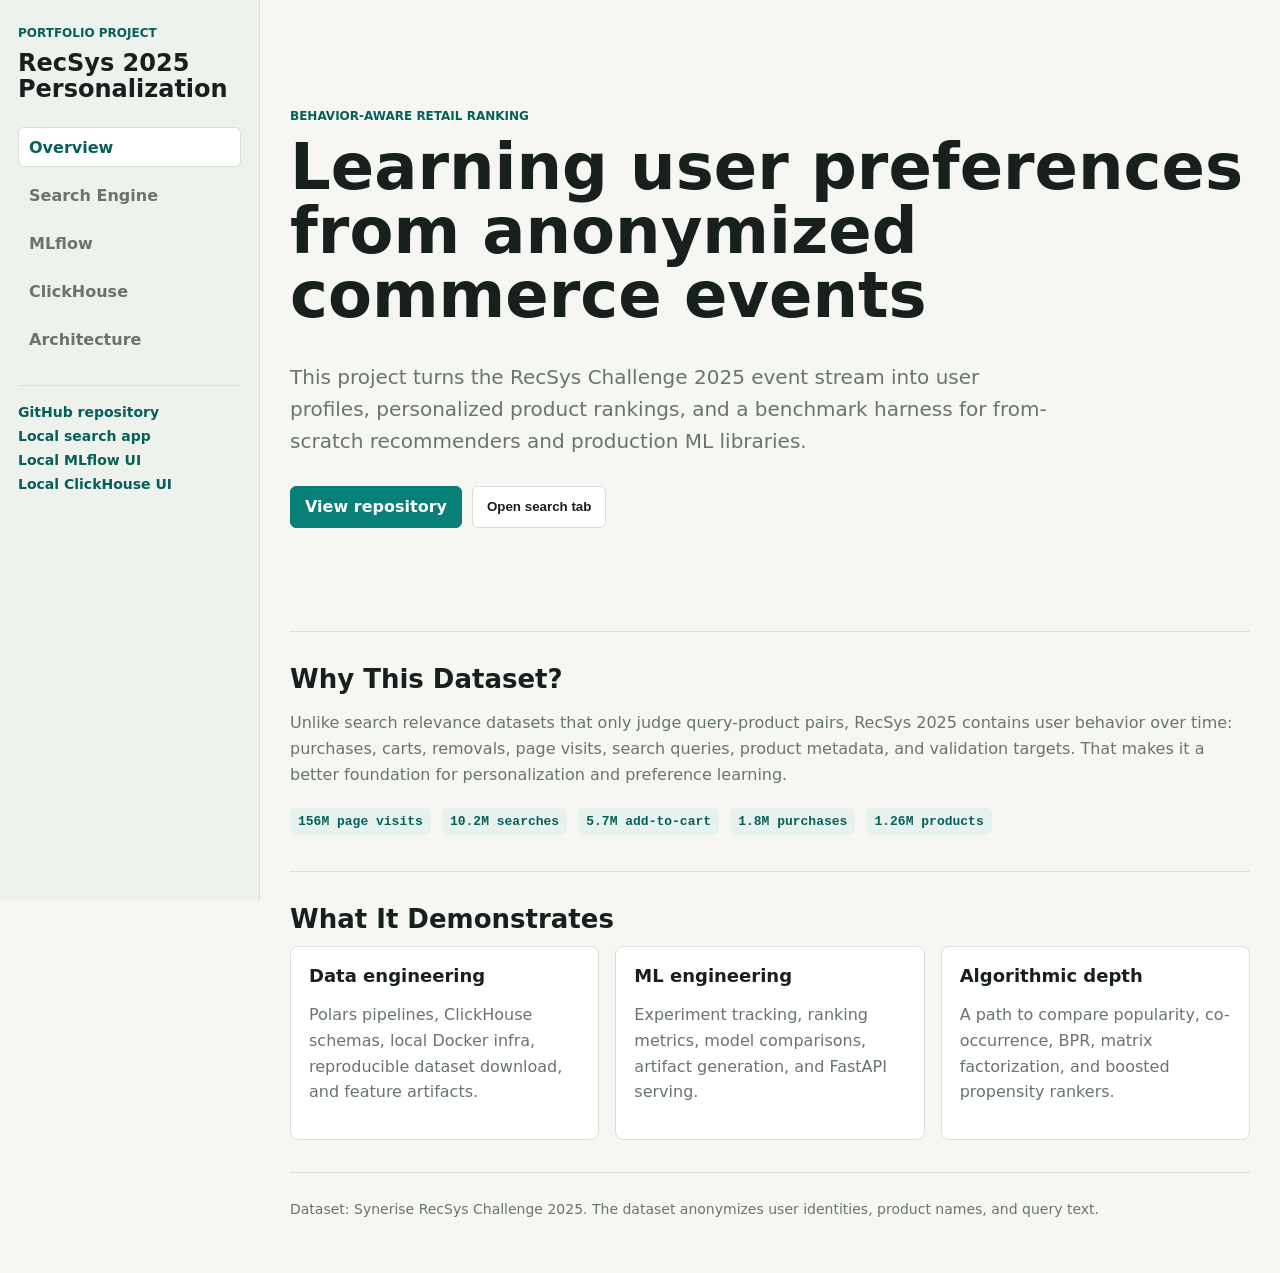
<file: docs/index.html>
<!doctype html>
<html lang="en">
  <head>
    <meta charset="utf-8" />
    <meta name="viewport" content="width=device-width, initial-scale=1" />
    <title>RecSys 2025 Behavioral Personalization</title>
    <style>
      :root {
        color-scheme: light;
        --bg: #f6f7f3;
        --ink: #17201c;
        --muted: #68746e;
        --line: #d9dfd9;
        --panel: #ffffff;
        --accent: #087f78;
        --accent-dark: #055f5a;
        --soft: #e7f2ef;
        --code: #1d2522;
      }

      * { box-sizing: border-box; }

      body {
        margin: 0;
        min-height: 100vh;
        background: var(--bg);
        color: var(--ink);
        font-family: Inter, ui-sans-serif, system-ui, -apple-system, BlinkMacSystemFont, "Segoe UI", sans-serif;
      }

      .app {
        display: grid;
        grid-template-columns: 260px minmax(0, 1fr);
        min-height: 100vh;
      }

      .sidebar {
        position: sticky;
        top: 0;
        height: 100vh;
        padding: 24px 18px;
        border-right: 1px solid var(--line);
        background: #eef2ed;
      }

      .brand {
        margin-bottom: 24px;
      }

      .eyebrow {
        margin: 0 0 8px;
        color: var(--accent-dark);
        font-size: 12px;
        font-weight: 800;
        text-transform: uppercase;
      }

      .brand h1 {
        margin: 0;
        font-size: 24px;
        line-height: 1.08;
      }

      .tab-list {
        display: grid;
        gap: 8px;
      }

      .tab-button {
        width: 100%;
        min-height: 40px;
        padding: 0 10px;
        border: 1px solid transparent;
        border-radius: 6px;
        background: transparent;
        color: var(--muted);
        font: inherit;
        font-weight: 750;
        text-align: left;
        cursor: pointer;
      }

      .tab-button:hover {
        color: var(--ink);
        background: rgba(255, 255, 255, 0.65);
      }

      .tab-button.active {
        border-color: var(--line);
        background: var(--panel);
        color: var(--accent-dark);
      }

      .side-links {
        display: grid;
        gap: 8px;
        margin-top: 26px;
        padding-top: 18px;
        border-top: 1px solid var(--line);
      }

      .side-links a {
        color: var(--accent-dark);
        font-size: 14px;
        font-weight: 750;
        text-decoration: none;
      }

      .content {
        width: min(1040px, calc(100vw - 320px));
        padding: 38px 0 56px;
        margin: 0 auto;
      }

      .tab-panel {
        display: none;
      }

      .tab-panel.active {
        display: block;
      }

      .hero {
        min-height: 66vh;
        display: grid;
        align-content: center;
        border-bottom: 1px solid var(--line);
        padding-bottom: 34px;
      }

      h2 {
        margin: 0 0 14px;
        font-size: clamp(34px, 5vw, 68px);
        line-height: 1;
      }

      h3 {
        margin: 0 0 12px;
        font-size: 26px;
      }

      h4 {
        margin: 0 0 8px;
        font-size: 18px;
      }

      p, li {
        color: var(--muted);
        line-height: 1.62;
      }

      .lede {
        max-width: 760px;
        margin: 20px 0 0;
        font-size: 20px;
      }

      .actions {
        display: flex;
        flex-wrap: wrap;
        gap: 10px;
        margin-top: 28px;
      }

      .button {
        display: inline-flex;
        align-items: center;
        min-height: 42px;
        padding: 0 14px;
        border: 1px solid var(--accent);
        border-radius: 6px;
        background: var(--accent);
        color: white;
        font-weight: 800;
        text-decoration: none;
      }

      .button.secondary {
        border-color: var(--line);
        background: var(--panel);
        color: var(--ink);
      }

      section.block {
        padding: 32px 0;
        border-bottom: 1px solid var(--line);
      }

      .grid {
        display: grid;
        grid-template-columns: repeat(3, minmax(0, 1fr));
        gap: 16px;
      }

      .two-grid {
        display: grid;
        grid-template-columns: repeat(2, minmax(0, 1fr));
        gap: 16px;
      }

      .card {
        min-height: 154px;
        padding: 18px;
        border: 1px solid var(--line);
        border-radius: 8px;
        background: var(--panel);
      }

      .metric {
        display: inline-block;
        margin: 4px 6px 4px 0;
        padding: 6px 8px;
        border-radius: 6px;
        background: var(--soft);
        color: var(--accent-dark);
        font-family: ui-monospace, SFMono-Regular, Menlo, Consolas, monospace;
        font-size: 13px;
        font-weight: 800;
      }

      .mock-browser {
        overflow: hidden;
        border: 1px solid var(--line);
        border-radius: 8px;
        background: var(--panel);
      }

      .mock-bar {
        padding: 10px 12px;
        border-bottom: 1px solid var(--line);
        background: #eef2ed;
        color: var(--muted);
        font-size: 13px;
        font-family: ui-monospace, SFMono-Regular, Menlo, Consolas, monospace;
      }

      .mock-body {
        padding: 18px;
      }

      .persona-row {
        padding: 12px 0;
        border-bottom: 1px solid var(--line);
      }

      .persona-row strong {
        display: block;
        margin-bottom: 4px;
      }

      pre {
        overflow: auto;
        margin: 0;
        padding: 16px;
        border-radius: 8px;
        background: var(--code);
        color: #e8eee9;
        line-height: 1.5;
      }

      code {
        font-family: ui-monospace, SFMono-Regular, Menlo, Consolas, monospace;
      }

      .note {
        padding: 14px;
        border: 1px solid var(--line);
        border-radius: 8px;
        background: var(--panel);
      }

      .note strong {
        color: var(--ink);
      }

      footer {
        padding: 28px 0 0;
        color: var(--muted);
        font-size: 14px;
      }

      @media (max-width: 900px) {
        .app {
          display: block;
        }

        .sidebar {
          position: static;
          height: auto;
          border-right: 0;
          border-bottom: 1px solid var(--line);
        }

        .tab-list {
          grid-template-columns: repeat(2, minmax(0, 1fr));
        }

        .content {
          width: min(100vw - 24px, 1040px);
          padding-top: 24px;
        }

        .hero {
          min-height: auto;
        }

        .grid,
        .two-grid {
          grid-template-columns: 1fr;
        }
      }
    </style>
  </head>
  <body>
    <div class="app">
      <aside class="sidebar">
        <div class="brand">
          <p class="eyebrow">Portfolio project</p>
          <h1>RecSys 2025 Personalization</h1>
        </div>
        <nav class="tab-list" aria-label="Project sections">
          <button class="tab-button active" data-tab="landing">Overview</button>
          <button class="tab-button" data-tab="search">Search Engine</button>
          <button class="tab-button" data-tab="mlflow">MLflow</button>
          <button class="tab-button" data-tab="clickhouse">ClickHouse</button>
          <button class="tab-button" data-tab="architecture">Architecture</button>
        </nav>
        <div class="side-links">
          <a href="https://github.com/dansok/personalization-recsys">GitHub repository</a>
          <a href="http://localhost:8010">Local search app</a>
          <a href="http://localhost:5002">Local MLflow UI</a>
          <a href="http://localhost:8124/play?theme=dark">Local ClickHouse UI</a>
        </div>
      </aside>

      <main class="content">
        <article id="landing" class="tab-panel active">
          <section class="hero">
            <p class="eyebrow">Behavior-aware retail ranking</p>
            <h2>Learning user preferences from anonymized commerce events</h2>
            <p class="lede">
              This project turns the RecSys Challenge 2025 event stream into user profiles, personalized product rankings,
              and a benchmark harness for from-scratch recommenders and production ML libraries.
            </p>
            <div class="actions">
              <a class="button" href="https://github.com/dansok/personalization-recsys">View repository</a>
              <button class="button secondary tab-link" data-tab="search">Open search tab</button>
            </div>
          </section>

          <section class="block">
            <h3>Why This Dataset?</h3>
            <p>
              Unlike search relevance datasets that only judge query-product pairs, RecSys 2025 contains user behavior over
              time: purchases, carts, removals, page visits, search queries, product metadata, and validation targets.
              That makes it a better foundation for personalization and preference learning.
            </p>
            <div>
              <span class="metric">156M page visits</span>
              <span class="metric">10.2M searches</span>
              <span class="metric">5.7M add-to-cart</span>
              <span class="metric">1.8M purchases</span>
              <span class="metric">1.26M products</span>
            </div>
          </section>

          <section class="block">
            <h3>What It Demonstrates</h3>
            <div class="grid">
              <div class="card">
                <h4>Data engineering</h4>
                <p>Polars pipelines, ClickHouse schemas, local Docker infra, reproducible dataset download, and feature artifacts.</p>
              </div>
              <div class="card">
                <h4>ML engineering</h4>
                <p>Experiment tracking, ranking metrics, model comparisons, artifact generation, and FastAPI serving.</p>
              </div>
              <div class="card">
                <h4>Algorithmic depth</h4>
                <p>A path to compare popularity, co-occurrence, BPR, matrix factorization, and boosted propensity rankers.</p>
              </div>
            </div>
          </section>
        </article>

        <article id="search" class="tab-panel">
          <section class="block">
            <h3>Personalized Search Engine</h3>
            <p>
              The interactive local app lets you assume a validation-set user role, then reranks products using the selected
              user's inferred category affinity, price profile, recent query tokens, and product interaction history.
            </p>
            <div class="actions">
              <a class="button" href="http://localhost:8010">Open local FastAPI demo</a>
              <a class="button secondary" href="https://github.com/dansok/personalization-recsys/tree/main/frontend">View frontend source</a>
            </div>
          </section>

          <section class="block">
            <div class="mock-browser">
              <div class="mock-bar">http://localhost:8010 · Personalized retail search</div>
              <div class="mock-body">
                <div class="persona-row">
                  <strong>Decisive mid-price category hopper</strong>
                  <p>177 validation purchases, 28 categories, usually price bucket 39.7, strongest category 6059</p>
                </div>
                <div class="persona-row">
                  <strong>Decisive value category loyalist</strong>
                  <p>173 validation purchases, 14 categories, usually price bucket 5.7, strongest category 1966</p>
                </div>
                <div class="persona-row">
                  <strong>Search input examples</strong>
                  <p><code>category:6059</code>, <code>sku:1073042</code>, or anonymized numeric query tokens.</p>
                </div>
              </div>
            </div>
          </section>

          <section class="block">
            <h3>Run Locally</h3>
            <pre><code>cd /Users/dsokolsky/PycharmProjects/personalization-recsys
.venv/bin/uvicorn recsys_personalization.api:app --reload --port 8010</code></pre>
            <p class="note">
              <strong>Hosted page limitation:</strong> GitHub Pages is static, so this tab links to the local FastAPI app.
              A public live backend could be hosted separately on Render, Fly.io, Cloud Run, or similar.
            </p>
          </section>
        </article>

        <article id="mlflow" class="tab-panel">
          <section class="block">
            <h3>MLflow Experiment Tracking</h3>
            <p>
              MLflow is the experiment ledger for model comparisons: parameters, ranking metrics, artifacts, and model files.
              The local stack exposes MLflow on port <code>5002</code>.
            </p>
            <div class="actions">
              <a class="button" href="http://localhost:5002">Open local MLflow UI</a>
              <a class="button secondary" href="https://dagshub.com/docs/integration_guide/mlflow_tracking/">Hosted MLflow option</a>
            </div>
          </section>

          <section class="block">
            <h3>Local Startup</h3>
            <pre><code>make start
open http://localhost:5002</code></pre>
          </section>

          <section class="block">
            <h3>Portfolio Hosting Recommendation</h3>
            <p>
              For a permanent public portfolio, use a static GitHub Pages demo plus DagsHub-hosted MLflow if you want public
              experiment tracking. Keeping the MLflow server local avoids paying to keep infrastructure warm.
            </p>
          </section>
        </article>

        <article id="clickhouse" class="tab-panel">
          <section class="block">
            <h3>ClickHouse Analytical Store</h3>
            <p>
              ClickHouse stores event data, user features, predictions, and evaluation outputs in the local production-like
              pipeline. It is intentionally local-first because the public demo does not need arbitrary database queries.
            </p>
            <div class="actions">
              <a class="button" href="http://localhost:8124/play?theme=dark">Open local ClickHouse UI</a>
              <a class="button secondary" href="https://clickhouse.com/docs">ClickHouse docs</a>
            </div>
          </section>

          <section class="block">
            <h3>Local Startup</h3>
            <pre><code>make start
.venv/bin/recsys schema apply
open "http://localhost:8124/play?theme=dark"</code></pre>
          </section>

          <section class="block">
            <h3>Why Not Host It Here?</h3>
            <p>
              GitHub Pages cannot run databases. A hosted ClickHouse service is useful for real analytics workloads, but for
              a small portfolio demo it is simpler and more robust to publish static artifacts or use a tiny DuckDB/SQLite
              backend elsewhere.
            </p>
          </section>
        </article>

        <article id="architecture" class="tab-panel">
          <section class="block">
            <h3>Architecture</h3>
            <div class="grid">
              <div class="card">
                <h4>Raw data</h4>
                <p>RecSys parquet event files and target labels are stored locally under <code>data/raw</code>.</p>
              </div>
              <div class="card">
                <h4>Processing</h4>
                <p>Polars builds user/item features and static demo artifacts from event history.</p>
              </div>
              <div class="card">
                <h4>Storage</h4>
                <p>ClickHouse is the analytical feature/evaluation store for local reproducible runs.</p>
              </div>
              <div class="card">
                <h4>Tracking</h4>
                <p>MLflow records model parameters, metrics, and artifacts for each experiment.</p>
              </div>
              <div class="card">
                <h4>Serving</h4>
                <p>FastAPI serves the local personalized search UI and ranking endpoints.</p>
              </div>
              <div class="card">
                <h4>Publishing</h4>
                <p>GitHub Pages hosts this static project hub and can later host precomputed demo JSON.</p>
              </div>
            </div>
          </section>

          <section class="block">
            <h3>Roadmap</h3>
            <div class="two-grid">
              <div class="card">
                <h4>From-scratch models</h4>
                <p>Popularity, item-item co-occurrence, matrix factorization, and BPR trained/evaluated on validation targets.</p>
              </div>
              <div class="card">
                <h4>Library baselines</h4>
                <p>LightGBM propensity ranker and optional neural embedding models tracked through MLflow.</p>
              </div>
            </div>
          </section>
        </article>

        <footer>
          Dataset: Synerise RecSys Challenge 2025. The dataset anonymizes user identities, product names, and query text.
        </footer>
      </main>
    </div>

    <script>
      const buttons = [...document.querySelectorAll(".tab-button, .tab-link")];
      const panels = [...document.querySelectorAll(".tab-panel")];

      function activate(tabId) {
        panels.forEach((panel) => panel.classList.toggle("active", panel.id === tabId));
        document.querySelectorAll(".tab-button").forEach((button) => {
          button.classList.toggle("active", button.dataset.tab === tabId);
        });
        history.replaceState(null, "", `#${tabId}`);
        window.scrollTo({ top: 0, behavior: "instant" });
      }

      buttons.forEach((button) => {
        button.addEventListener("click", () => activate(button.dataset.tab));
      });

      const initial = location.hash.replace("#", "");
      if (initial && document.getElementById(initial)) activate(initial);
    </script>
  </body>
</html>
</file>
